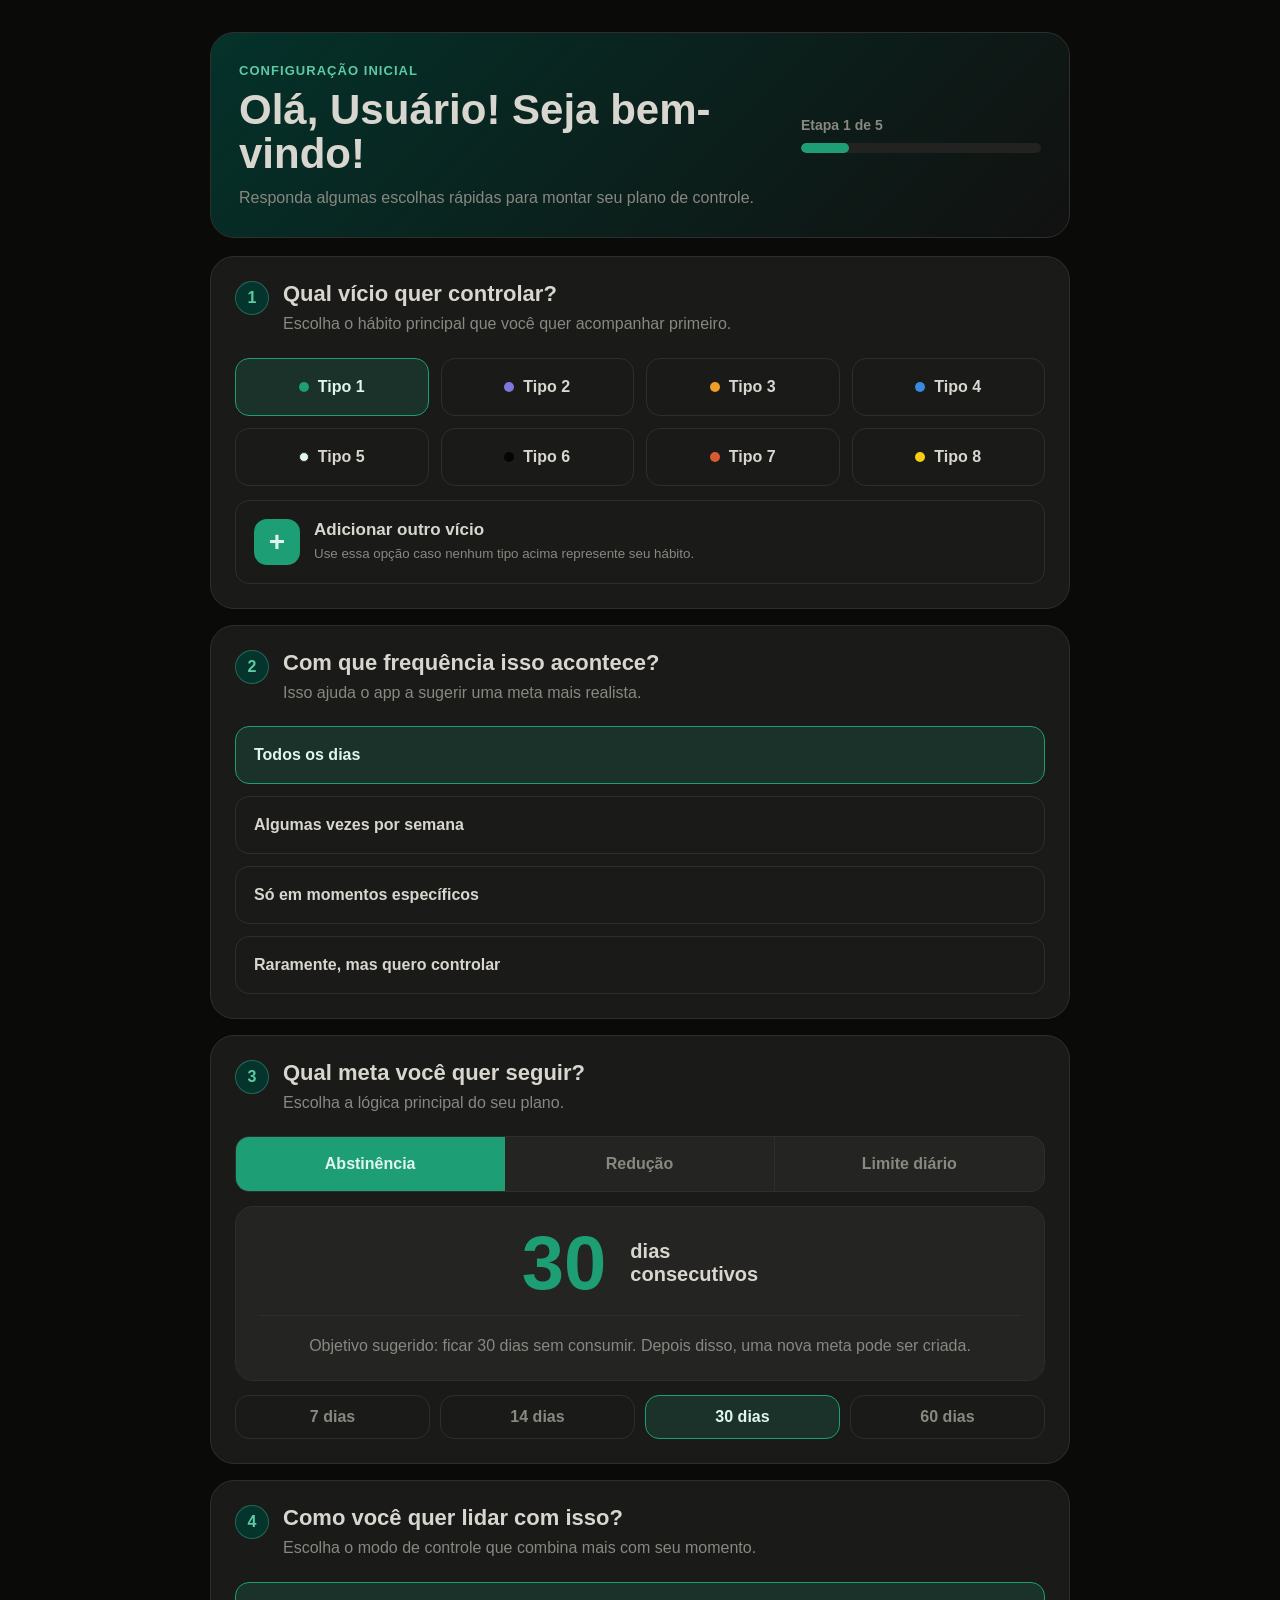
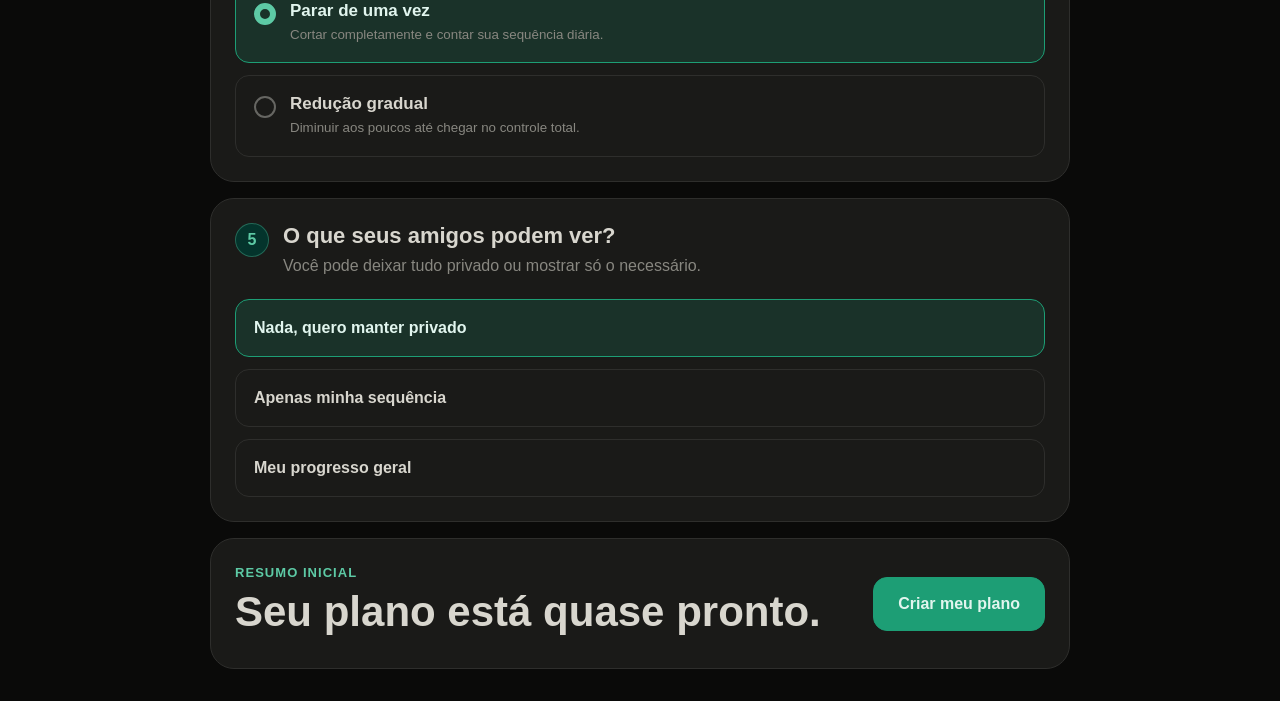
<file: index.html>
<!DOCTYPE html>
<html lang="pt-BR">
<head>
  <meta charset="UTF-8" />
  <meta name="viewport" content="width=device-width, initial-scale=1.0" />
  <title>Configuração do Plano</title>
  <link rel="stylesheet" href="./styles.css" />
</head>
<body>
  <main class="page-shell">
    <section class="onboarding">
      <header class="hero-card">
        <div>
          <span class="eyebrow">Configuração inicial</span>
          <h1>Olá, Usuário! Seja bem-vindo!</h1>
          <p>Responda algumas escolhas rápidas para montar seu plano de controle.</p>
        </div>

        <div class="progress-area" aria-label="Progresso do onboarding">
          <span>Etapa 1 de 5</span>
          <div class="progress-track">
            <div class="progress-fill"></div>
          </div>
        </div>
      </header>

      <section class="step-card" data-step="vicio">
        <div class="step-header">
          <span class="step-number">1</span>
          <div>
            <h2>Qual vício quer controlar?</h2>
            <p>Escolha o hábito principal que você quer acompanhar primeiro.</p>
          </div>
        </div>

      <div class="options-grid addiction-grid">
        <button type="button" class="option-btn is-selected" data-value="tipo-1">
          <span class="color-dot green"></span>
          Tipo 1
        </button>

        <button type="button" class="option-btn" data-value="tipo-2">
          <span class="color-dot purple"></span>
          Tipo 2
        </button>

        <button type="button" class="option-btn" data-value="tipo-3">
          <span class="color-dot amber"></span>
          Tipo 3
        </button>

        <button type="button" class="option-btn" data-value="tipo-4">
          <span class="color-dot blue"></span>
          Tipo 4
        </button>

        <button type="button" class="option-btn" data-value="tipo-5">
          <span class="color-dot white"></span>
          Tipo 5
        </button>

        <button type="button" class="option-btn" data-value="tipo-6">
          <span class="color-dot black"></span>
          Tipo 6
        </button>

        <button type="button" class="option-btn" data-value="tipo-7">
          <span class="color-dot red"></span>
          Tipo 7
        </button>

        <button type="button" class="option-btn" data-value="tipo-8">
          <span class="color-dot yellow"></span>
          Tipo 8
        </button>
      </div>

        <button type="button" class="add-option" data-action="add-custom-addiction">
          <span class="plus-icon">+</span>
          <span>
            <strong>Adicionar outro vício</strong>
            <small>Use essa opção caso nenhum tipo acima represente seu hábito.</small>
          </span>
        </button>
      </section>

      <section class="step-card" data-step="frequencia">
        <div class="step-header">
          <span class="step-number">2</span>
          <div>
            <h2>Com que frequência isso acontece?</h2>
            <p>Isso ajuda o app a sugerir uma meta mais realista.</p>
          </div>
        </div>

        <div class="options-list">
          <button type="button" class="option-btn wide is-selected" data-value="todos-os-dias">Todos os dias</button>
          <button type="button" class="option-btn wide" data-value="algumas-vezes-semana">Algumas vezes por semana</button>
          <button type="button" class="option-btn wide" data-value="momentos-especificos">Só em momentos específicos</button>
          <button type="button" class="option-btn wide" data-value="raramente">Raramente, mas quero controlar</button>
        </div>
      </section>

      <section class="step-card" data-step="meta">
        <div class="step-header">
          <span class="step-number">3</span>
          <div>
            <h2>Qual meta você quer seguir?</h2>
            <p>Escolha a lógica principal do seu plano.</p>
          </div>
        </div>

        <div class="segmented-options">
          <button type="button" class="segment-btn is-selected" data-value="abstinencia">Abstinência</button>
          <button type="button" class="segment-btn" data-value="reducao">Redução</button>
          <button type="button" class="segment-btn" data-value="limite-diario">Limite diário</button>
        </div>

        <div class="goal-card">
          <div class="goal-main">
            <strong>30</strong>
            <span>dias<br />consecutivos</span>
          </div>
          <p>Objetivo sugerido: ficar 30 dias sem consumir. Depois disso, uma nova meta pode ser criada.</p>
        </div>

        <div class="quick-days" aria-label="Escolher quantidade de dias">
          <button type="button" class="small-btn" data-days="7">7 dias</button>
          <button type="button" class="small-btn" data-days="14">14 dias</button>
          <button type="button" class="small-btn is-selected" data-days="30">30 dias</button>
          <button type="button" class="small-btn" data-days="60">60 dias</button>
        </div>
      </section>

      <section class="step-card" data-step="controle">
        <div class="step-header">
          <span class="step-number">4</span>
          <div>
            <h2>Como você quer lidar com isso?</h2>
            <p>Escolha o modo de controle que combina mais com seu momento.</p>
          </div>
        </div>

        <div class="control-list">
          <button type="button" class="control-btn is-selected" data-value="parar-de-uma-vez">
            <span class="radio-dot"></span>
            <span>
              <strong>Parar de uma vez</strong>
              <small>Cortar completamente e contar sua sequência diária.</small>
            </span>
          </button>

          <button type="button" class="control-btn" data-value="reducao-gradual">
            <span class="radio-dot"></span>
            <span>
              <strong>Redução gradual</strong>
              <small>Diminuir aos poucos até chegar no controle total.</small>
            </span>
          </button>
        </div>
      </section>

      <section class="step-card" data-step="privacidade">
        <div class="step-header">
          <span class="step-number">5</span>
          <div>
            <h2>O que seus amigos podem ver?</h2>
            <p>Você pode deixar tudo privado ou mostrar só o necessário.</p>
          </div>
        </div>

        <div class="options-list">
          <button type="button" class="option-btn wide is-selected" data-value="privado">Nada, quero manter privado</button>
          <button type="button" class="option-btn wide" data-value="sequencia">Apenas minha sequência</button>
          <button type="button" class="option-btn wide" data-value="progresso">Meu progresso geral</button>
        </div>
      </section>

      <footer class="summary-card">
        <div>
          <span class="eyebrow">Resumo inicial</span>
          <h2>Seu plano está quase pronto.</h2>
        </div>
        <button type="button" class="primary-btn" data-action="create-plan">Criar meu plano</button>
      </footer>
    </section>
  </main>
</body>
</html>
</file>
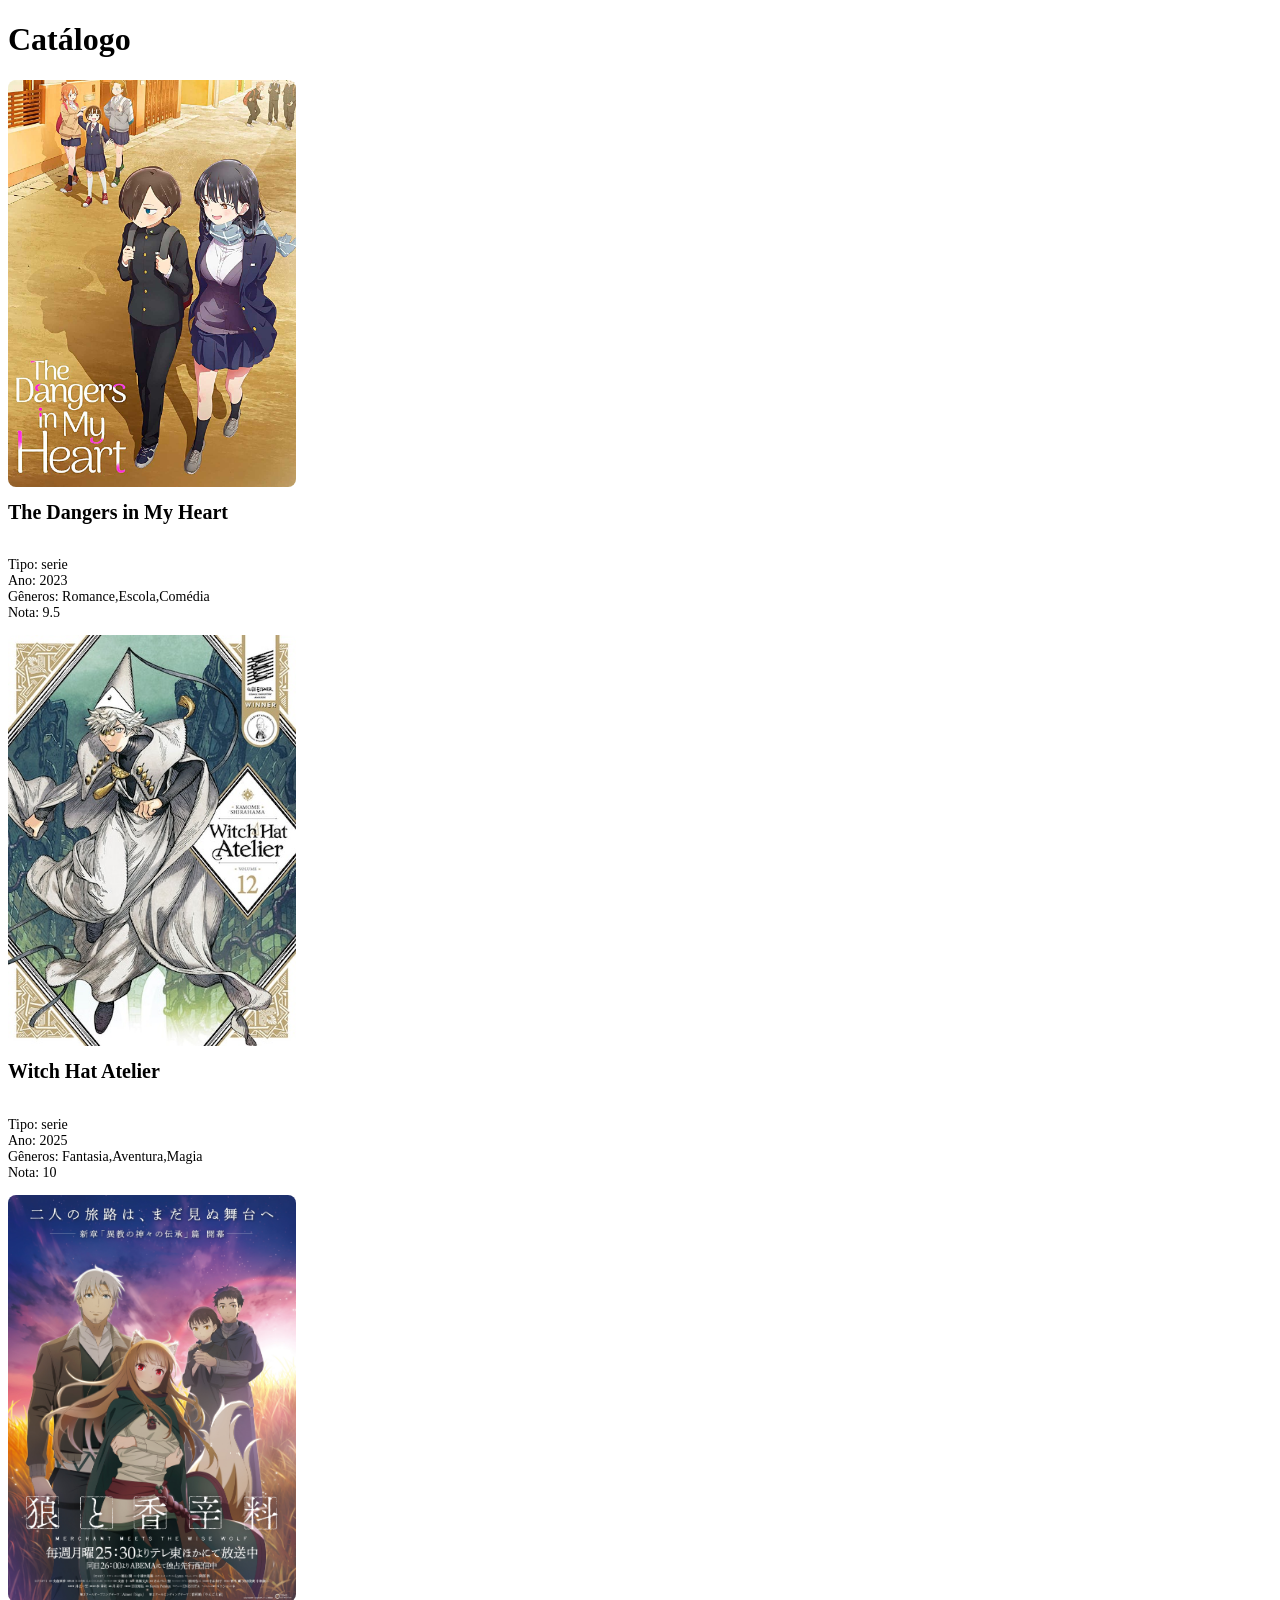
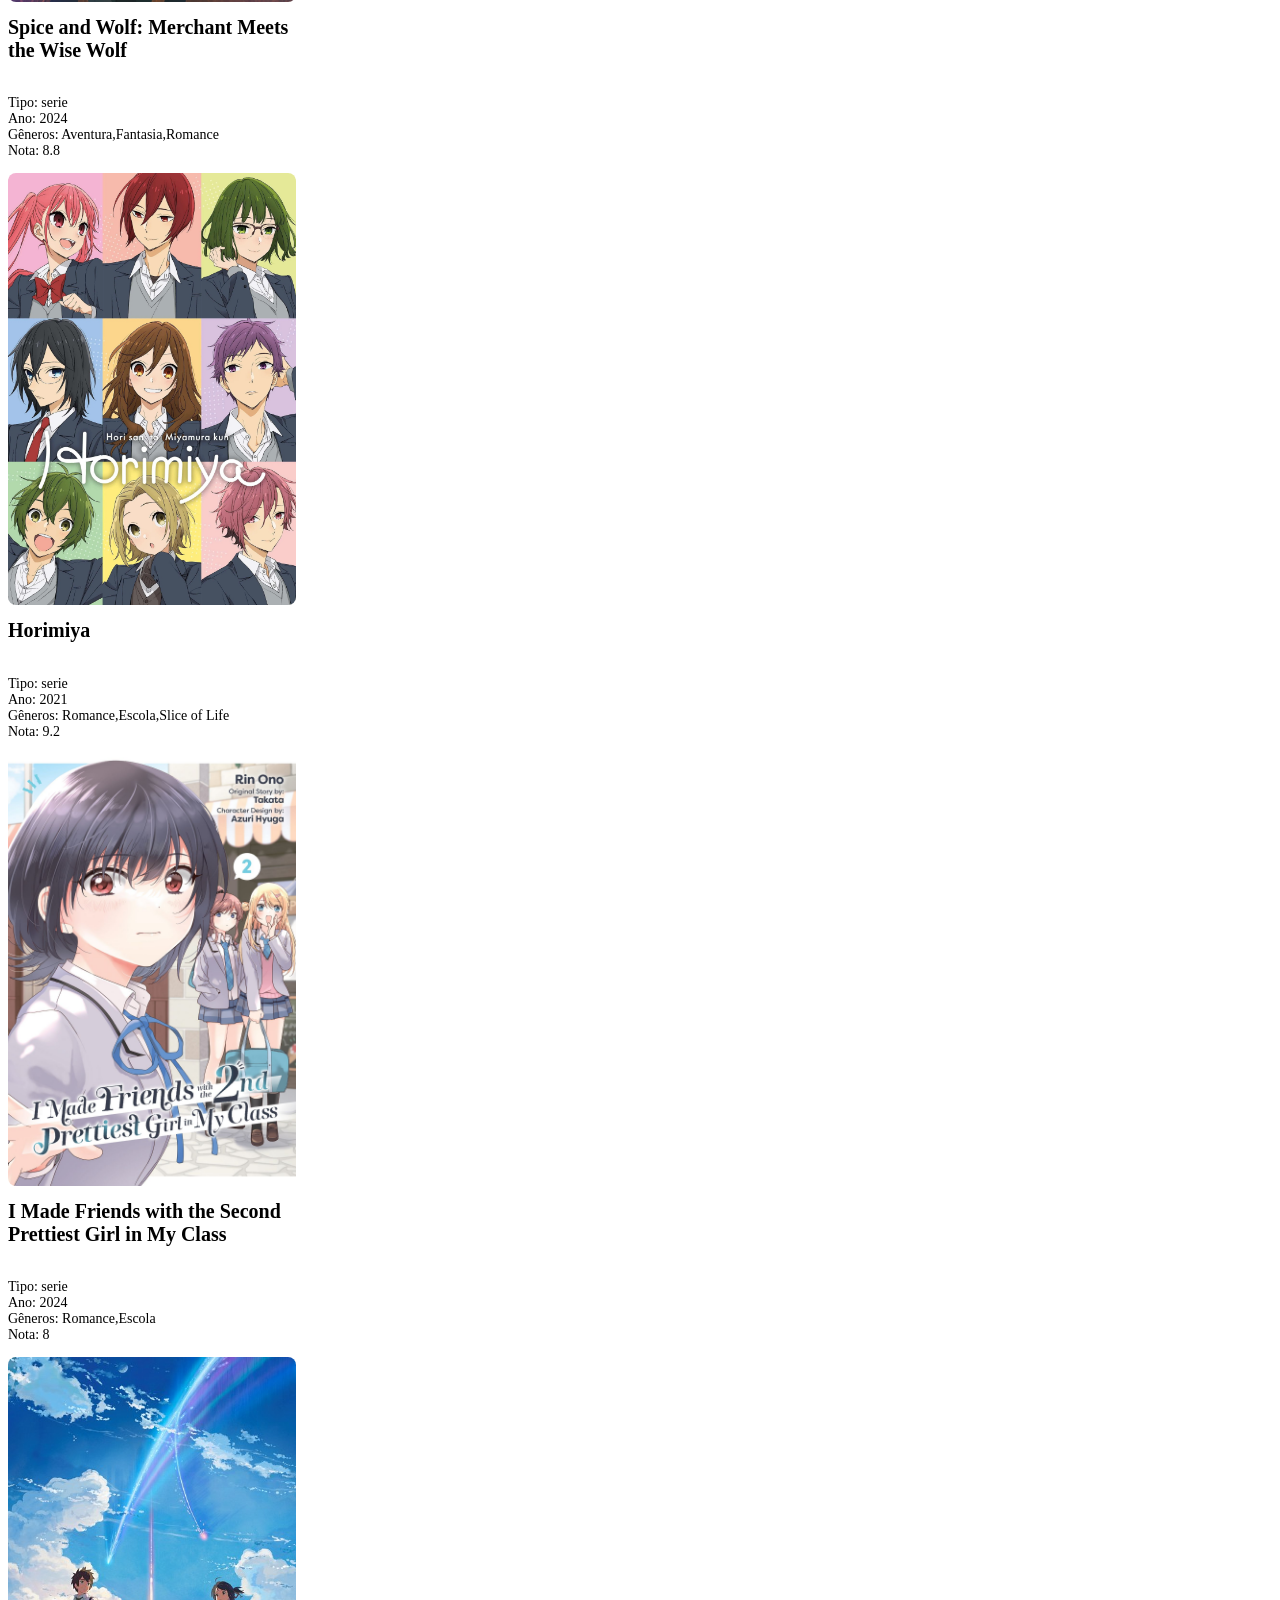
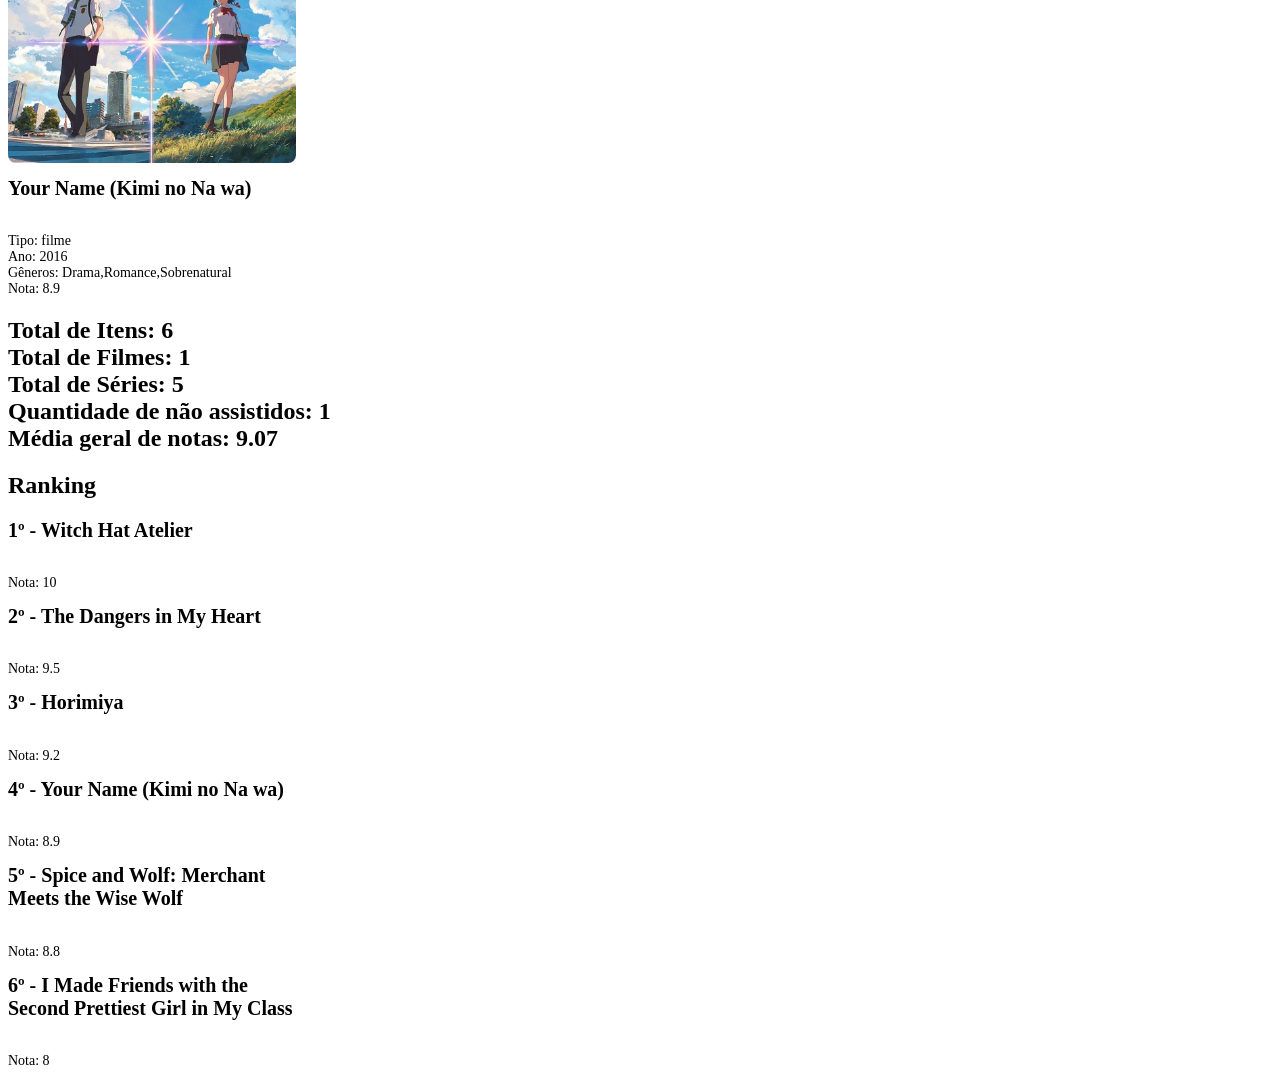
<file: public/index.html>
<!DOCTYPE html>
<html lang="en">
<head>
    <meta charset="UTF-8">
    <meta name="viewport" content="width=device-width, initial-scale=1.0">
    <title>Document</title>
    <script src="script.js" defer></script>
    <link rel="stylesheet" href="styles.css">
    <script src="https://cdn.jsdelivr.net/npm/bootstrap@5.3.8/dist/js/bootstrap.bundle.min.js" integrity="sha384-FKyoEForCGlyvwx9Hj09JcYn3nv7wiPVlz7YYwJrWVcXK/BmnVDxM+D2scQbITxI" crossorigin="anonymous"></script>
</head>
<body>
  <main class="container mt-4">
    <h1>Catálogo</h1>

    <div id="lista-catalogos" class="row gap-3"></div>
    <h2> Ranking </h2>
    <div id="ranking" class="row gap-3">

    </div>

  </main>
  <script 
    src="https://cdn.jsdelivr.net/npm/bootstrap@5.3.8/dist/js/bootstrap.bundle.min.js">
  </script>
</body>
</html>
</file>
<file: styles.css>
:root {
  --green: #1D9E75;
  --green-dark: #0F6E56;
  --green-deep: #04342C;
  --green-light: #5DCAA5;
  --green-soft: #E1F5EE;

  --purple: #7F77DD;
  --amber: #EF9F27;
  --blue: #378ADD;
  --danger: #D85A30;

  --bg: #0a0a09;
  --surface: #111110;
  --card: #1a1a18;
  --card-2: #242422;
  --border: #2e2e2c;
  --track: #222220;
  --hover: #1e1e1c;

  --text: #d8d6ce;
  --text-2: #888780;
  --text-3: #666662;
  --muted: #444441;

  --radius-lg: 24px;
  --radius-md: 18px;
  --radius-sm: 14px;
}

* {
  margin: 0;
  padding: 0;
  box-sizing: border-box;
  font-family: Arial, Helvetica, sans-serif;
}

button {
  font: inherit;
}

body {
  min-height: 100vh;
  background: var(--bg);
  color: var(--text);
}

.page-shell {
  min-height: 100vh;
  padding: 32px 18px;
}

.onboarding {
  width: min(860px, 100%);
  margin: 0 auto;
}

.hero-card,
.step-card,
.summary-card {
  background: var(--card);
  border: 1px solid var(--border);
  border-radius: var(--radius-lg);
}

.hero-card {
  padding: 28px;
  margin-bottom: 18px;
  display: grid;
  grid-template-columns: 1fr 240px;
  gap: 24px;
  align-items: center;
  background: linear-gradient(135deg, rgba(4, 52, 44, 0.95), var(--surface));
}

.eyebrow {
  display: inline-block;
  color: var(--green-light);
  font-weight: 800;
  font-size: 13px;
  letter-spacing: 0.08em;
  text-transform: uppercase;
  margin-bottom: 10px;
}

.hero-card h1,
.summary-card h2 {
  font-size: clamp(28px, 4vw, 42px);
  line-height: 1.05;
  margin-bottom: 10px;
}

.hero-card p,
.step-header p,
.summary-card p {
  color: var(--text-2);
  line-height: 1.45;
}

.progress-area {
  display: flex;
  flex-direction: column;
  gap: 10px;
  color: var(--text-2);
  font-weight: 700;
  font-size: 14px;
}

.progress-track {
  height: 10px;
  background: var(--track);
  border-radius: 999px;
  overflow: hidden;
}

.progress-fill {
  width: 20%;
  height: 100%;
  border-radius: 999px;
  background: var(--green);
}

.step-card {
  padding: 24px;
  margin-bottom: 16px;
}

.step-header {
  display: flex;
  gap: 14px;
  align-items: flex-start;
  margin-bottom: 22px;
}

.step-number {
  width: 34px;
  height: 34px;
  border-radius: 50%;
  background: var(--green-deep);
  color: var(--green-light);
  border: 1px solid rgba(93, 202, 165, 0.35);
  display: grid;
  place-items: center;
  font-weight: 900;
  flex: 0 0 auto;
}

.step-header h2 {
  font-size: 22px;
  margin-bottom: 5px;
}

.options-grid {
  display: grid;
  grid-template-columns: repeat(4, 1fr);
  gap: 12px;
}

.option-btn,
.segment-btn,
.small-btn,
.control-btn,
.add-option,
.primary-btn {
  border: 1px solid var(--border);
  background: var(--card-2);
  color: var(--text);
  border-radius: var(--radius-sm);
  cursor: pointer;
  transition: 0.18s ease;
  position: relative;
  background-color: transparent;
  text-decoration: none;
  overflow: hidden;
  z-index: 1;
}
.primary-btn::before {
 content: "";
 position: absolute;
 left: 0;
 top: 0;
 width: 100%;
 height: 100%;
 background-color: rgb(83, 118, 90);
 transform: translateX(-100%);
 transition: all .3s;
 z-index: -1;
}

.primary-btn:hover::before {
 transform: translateX(0);
}

.option-btn:hover,
.segment-btn:hover,
.small-btn:hover,
.control-btn:hover,
.add-option:hover {
  background: var(--hover);
  border-color: var(--green-dark);
}

.option-btn {
  min-height: 58px;
  padding: 14px;
  font-size: 16px;
  font-weight: 800;
  display: flex;
  align-items: center;
  justify-content: center;
  gap: 9px;
}

.option-btn.is-selected,
.segment-btn.is-selected,
.small-btn.is-selected,
.control-btn.is-selected {
  background: rgba(29, 158, 117, 0.18);
  border-color: var(--green);
  color: var(--green-soft);
}

.color-dot {
  width: 10px;
  height: 10px;
  border-radius: 50%;
  display: inline-block;
}
:root {
  --green: #1D9E75;
  --purple: #7F77DD;
  --amber: #EF9F27;
  --blue: #378ADD;
  --yellow: #FACC15;
  --black: #050505;
  --white: #E1F5EE;
  --red: #D85A30;
  --border: #2e2e2c;
}
.color-dot.green { background: var(--green); }
.color-dot.purple { background: var(--purple); }
.color-dot.amber { background: var(--amber); }
.color-dot.blue { background: var(--blue); }
.color-dot.yellow { background: var(--yellow); }
.color-dot.black { background: var(--black); }
.color-dot.white { 
  background: var(--white); 
  border: 1px solid var(--border);
}
.color-dot.red { background: var(--red); }


.add-option {
  width: 100%;
  margin-top: 14px;
  padding: 18px;
  display: flex;
  align-items: center;
  gap: 14px;
  text-align: left;
}

.plus-icon {
  width: 46px;
  height: 46px;
  border-radius: 13px;
  background: var(--green);
  color: var(--green-soft);
  display: grid;
  place-items: center;
  font-size: 28px;
  font-weight: 900;
  flex: 0 0 auto;
}

.add-option strong,
.control-btn strong {
  display: block;
  font-size: 17px;
  margin-bottom: 4px;
}

.add-option small,
.control-btn small {
  color: var(--text-2);
  line-height: 1.4;
}

.options-list {
  display: grid;
  gap: 12px;
}

.option-btn.wide {
  width: 100%;
  justify-content: flex-start;
  text-align: left;
  padding-inline: 18px;
}

.segmented-options {
  display: grid;
  grid-template-columns: repeat(3, 1fr);
  background: var(--card-2);
  border: 1px solid var(--border);
  border-radius: var(--radius-sm);
  overflow: hidden;
  margin-bottom: 14px;
}

.segment-btn {
  border: 0;
  border-right: 1px solid var(--border);
  border-radius: 0;
  min-height: 54px;
  font-weight: 800;
  color: var(--text-2);
}

.segment-btn:last-child {
  border-right: 0;
}

.segment-btn.is-selected {
  background: var(--green);
  color: var(--green-soft);
}

.goal-card {
  background: var(--card-2);
  border: 1px solid var(--border);
  border-radius: var(--radius-md);
  padding: 22px;
  margin-bottom: 14px;
}

.goal-main {
  display: flex;
  align-items: center;
  justify-content: center;
  gap: 24px;
  padding-bottom: 18px;
  margin-bottom: 18px;
  border-bottom: 1px solid var(--border);
}

.goal-main strong {
  font-size: clamp(54px, 9vw, 76px);
  line-height: 0.9;
  color: var(--green);
}

.goal-main span {
  font-size: 20px;
  font-weight: 900;
}

.goal-card p {
  color: var(--text-2);
  text-align: center;
  line-height: 1.5;
}

.quick-days {
  display: grid;
  grid-template-columns: repeat(4, 1fr);
  gap: 10px;
}

.small-btn {
  min-height: 44px;
  font-weight: 800;
  color: var(--text-2);
}

.control-list {
  display: grid;
  gap: 12px;
}

.control-btn {
  width: 100%;
  padding: 18px;
  display: flex;
  align-items: flex-start;
  gap: 14px;
  text-align: left;
}

.radio-dot {
  width: 22px;
  height: 22px;
  border-radius: 50%;
  border: 2px solid var(--text-3);
  margin-top: 2px;
  flex: 0 0 auto;
}

.control-btn.is-selected .radio-dot {
  border: 6px solid var(--green-light);
}

.summary-card {
  padding: 24px;
  display: flex;
  align-items: center;
  justify-content: space-between;
  gap: 20px;
}

.primary-btn {
  min-height: 54px;
  padding: 0 24px;
  background: var(--green);
  border-color: var(--green);
  color: var(--green-soft);
  font-weight: 900;
  white-space: nowrap;
}

.primary-btn:hover {
  background: var(--green-dark);
}

@media (max-width: 760px) {
  .page-shell {
    padding: 14px;
  }

  .hero-card {
    grid-template-columns: 1fr;
    padding: 22px;
  }

  .progress-area {
    width: 100%;
  }

  .step-card,
  .summary-card {
    padding: 18px;
    border-radius: 20px;
  }

  .step-header h2 {
    font-size: 20px;
  }

  .options-grid {
    grid-template-columns: repeat(2, 1fr);
    gap: 10px;
  }

  .option-btn {
    min-height: 54px;
    font-size: 15px;
  }

  .segmented-options {
    grid-template-columns: 1fr;
  }

  .segment-btn {
    border-right: 0;
    border-bottom: 1px solid var(--border);
  }

  .segment-btn:last-child {
    border-bottom: 0;
  }

  .quick-days {
    grid-template-columns: repeat(2, 1fr);
  }

  .summary-card {
    flex-direction: column;
    align-items: stretch;
  }

  .primary-btn {
    width: 100%;
  }
}

@media (max-width: 420px) {
  .hero-card h1 {
    font-size: 27px;
  }

  .step-header {
    gap: 10px;
  }

  .step-number {
    width: 30px;
    height: 30px;
  }

  .goal-main {
    gap: 16px;
  }

  .goal-main span {
    font-size: 17px;
  }
}
</file>
<file: public/styles.css>
.card-catalogo {
  width: 18rem;
  background-color: #222;
  color: white;
  border-radius: 12px;
  padding: 16px;
  margin: 10px;
}

.card-img-top {
  width: 100%;
  border-radius: 8px;
}

.card-title {
  font-size: 20px;
  margin-top: 10px;
}

.card-text {
  font-size: 14px;
  color: #000000;
}
</file>
